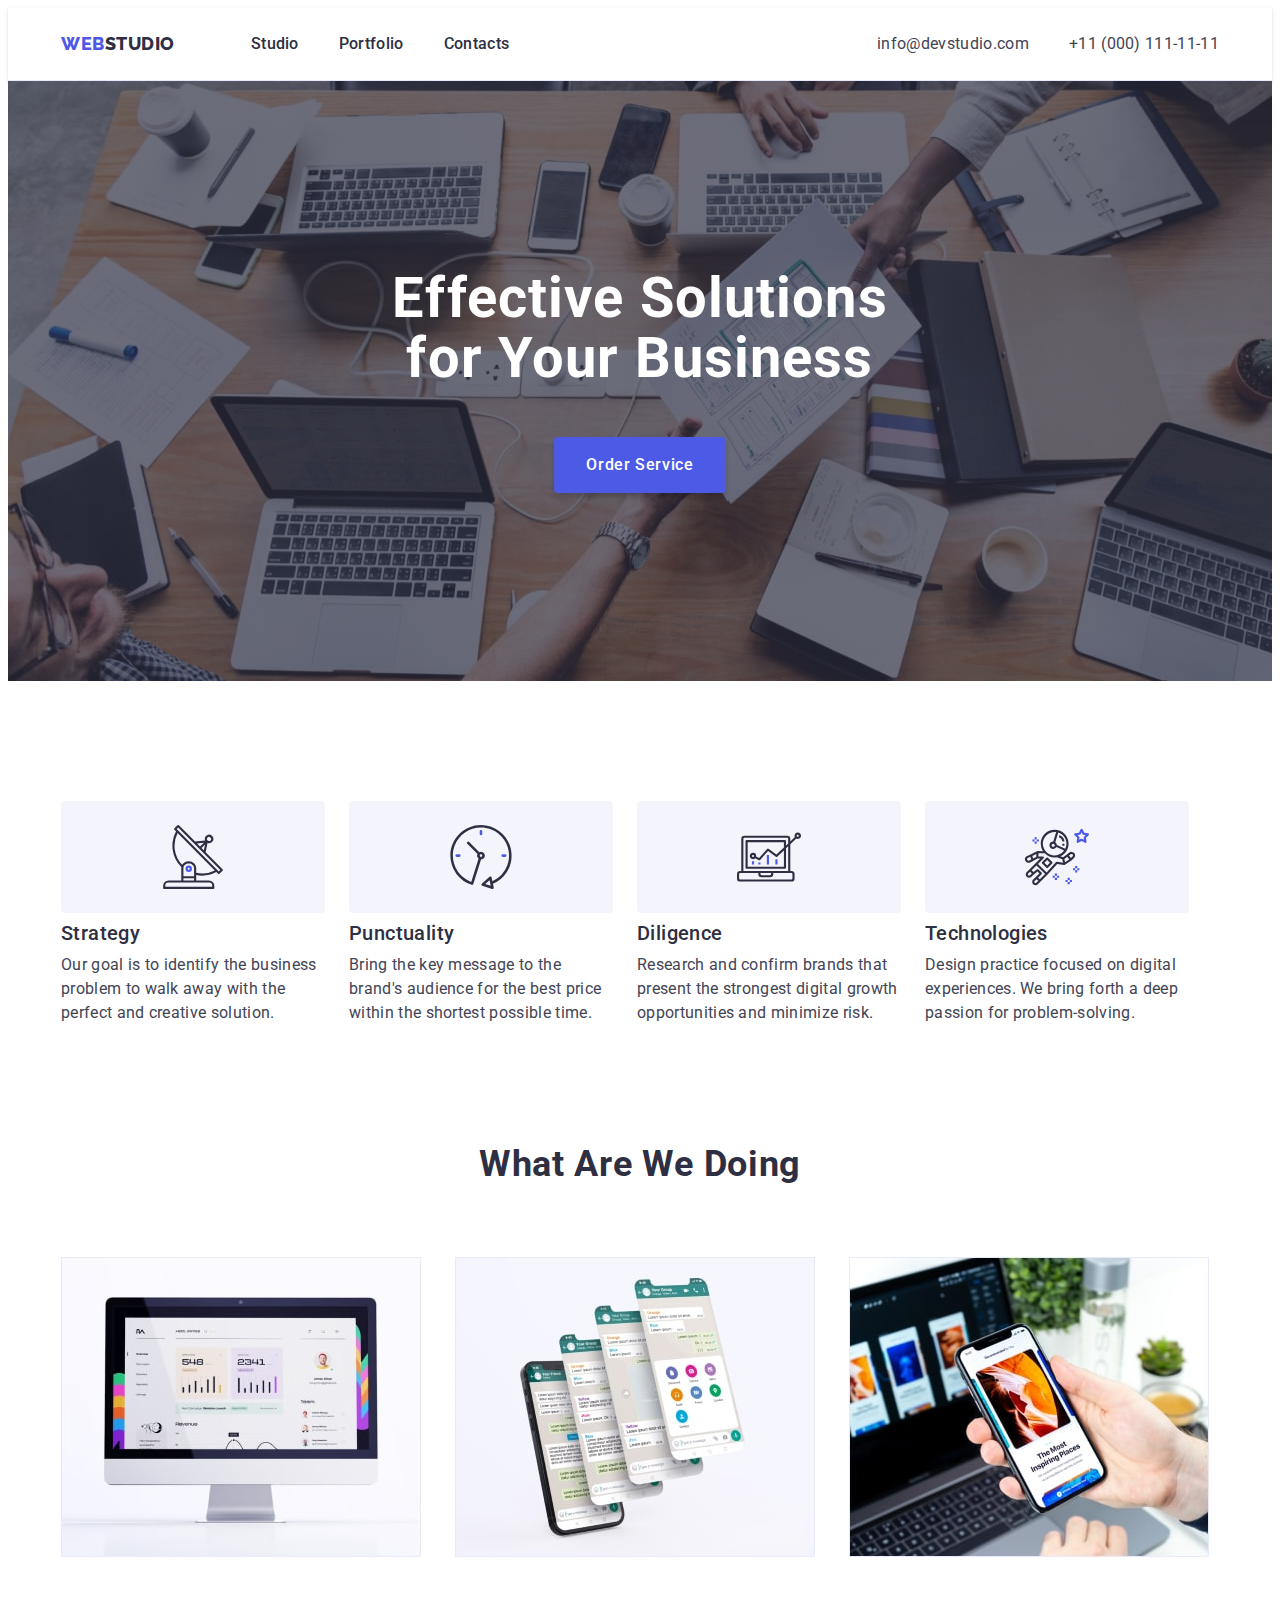
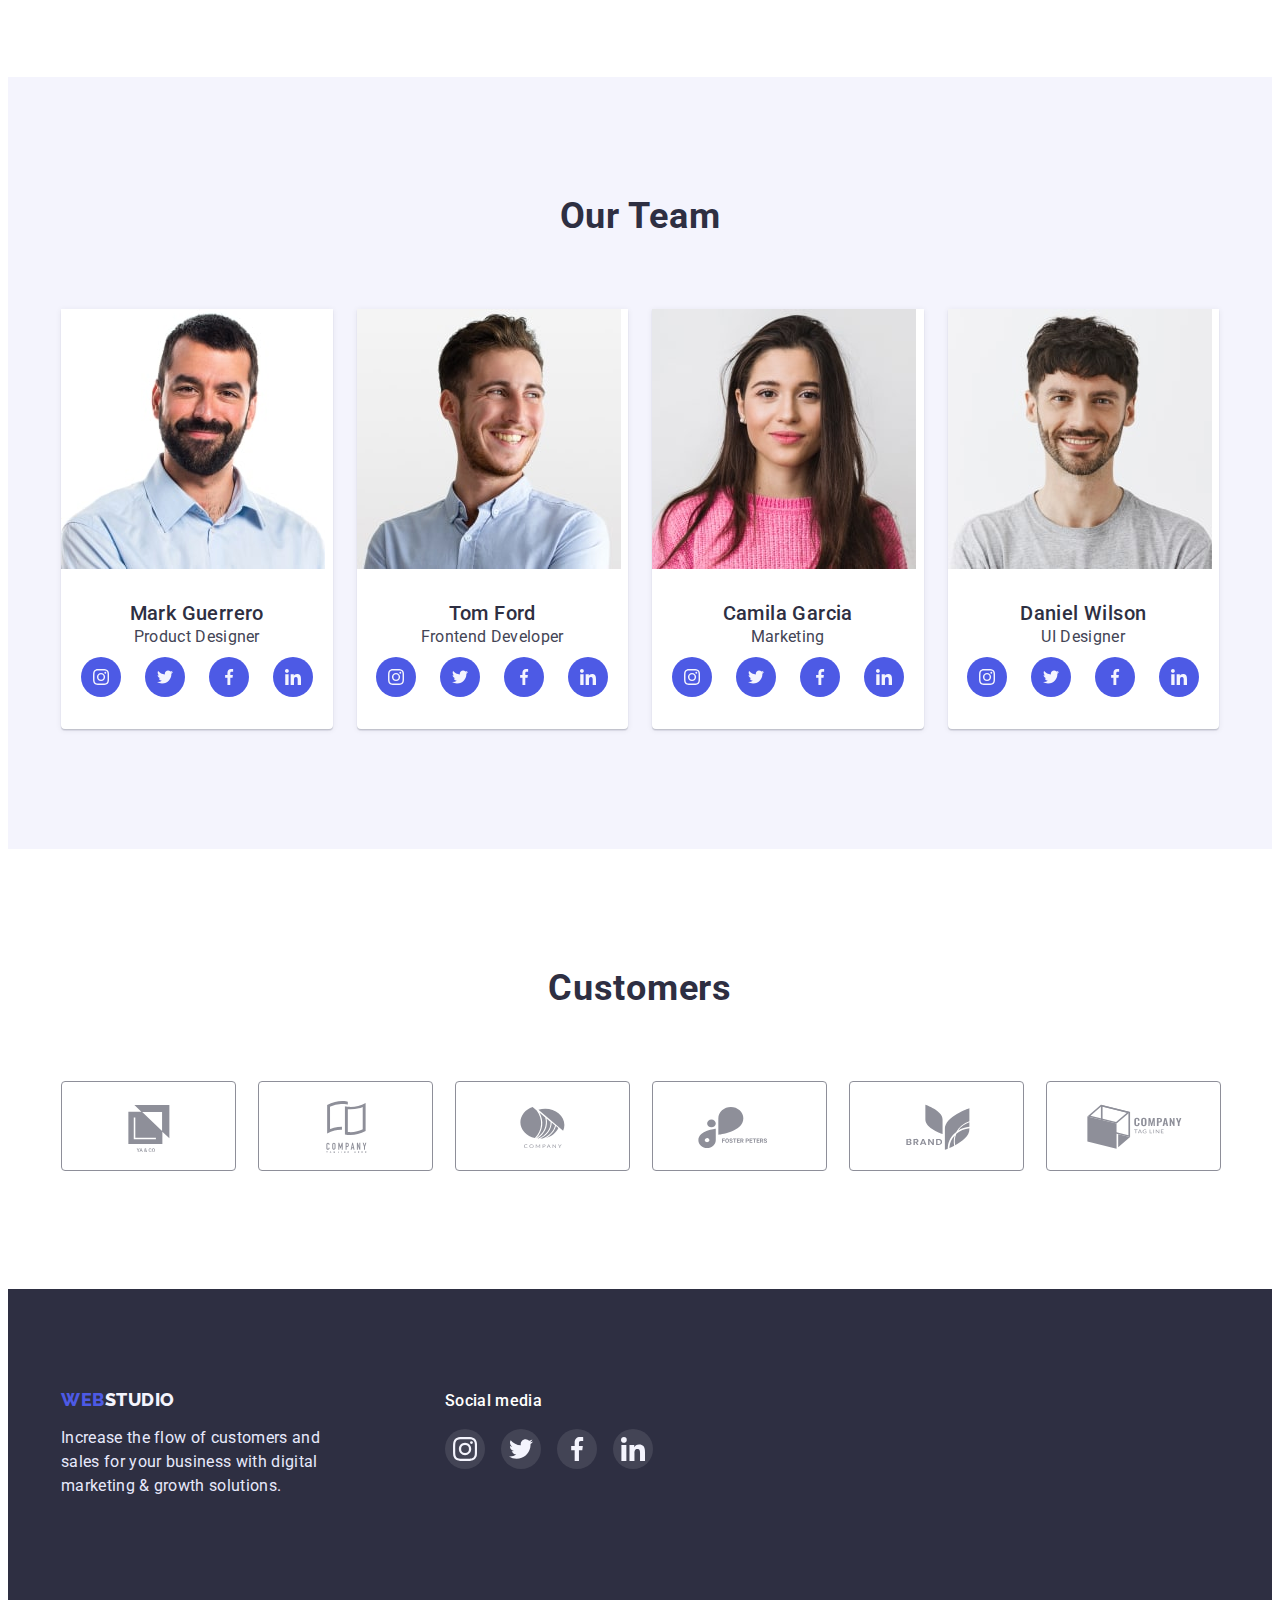
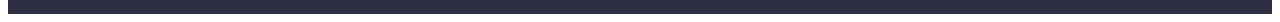
<file: index.html>
<!DOCTYPE html>
<html lang="en">
<head>
    <meta charset="UTF-8">
    <meta http-equiv="X-UA-Compatible" content="IE=edge">
    <meta name="viewport" content="width=device-width, initial-scale=1.0">
    <title>Webstudio</title>
    <link rel="preconnect" href="https://fonts.googleapis.com">
    <link rel="preconnect" href="https://fonts.gstatic.com" crossorigin>
    <link href="https://fonts.googleapis.com/css2?family=Raleway:wght@800&family=Roboto:wght@400;500;700;900&display=swap"
        rel="stylesheet">
        <link rel="stylesheet" href="https://cdnjs.cloudflare.com/ajax/libs/modern-normalize/1.1.0/modern-normalize.min.css"
            integrity="sha512-wpPYUAdjBVSE4KJnH1VR1HeZfpl1ub8YT/NKx4PuQ5NmX2tKuGu6U/JRp5y+Y8XG2tV+wKQpNHVUX03MfMFn9Q=="
            crossorigin="anonymous" referrerpolicy="no-referrer" />
        <link rel="stylesheet" href="./css/styles.css">
</head>
<body>
    <header class="header">
        <div class="container header-container">
        <nav class="header-navigation">
            <a href="index.html" class="header-logo link"><span class="accent">Web</span>Studio</a>
            <ul class="header-list list">
                <li class="header-item"><a href="index.html" class="header-link link">Studio</a></li>
                <li class="header-item"><a href="portfolio.html" class="header-link link">Portfolio</a></li>
                <li class="header-item"><a href="" class="header-link link">Contacts</a></li>
            </ul>
        </nav>
        <address>
            <ul class="header-address list">
                <li><a href="mailto:info@devstudio.com" class="header-mail link contact">info@devstudio.com</a></li>
                <li><a href="tel:+110001111111" class="header-tel link contact">+11 (000) 111-11-11</a></li>
            </ul>
        </address>
        </div>
    </header>
    <main>
        <section class="hero">
            <div class="container">
                <h1 class="hero-title">Effective Solutions
                    for Your Business</h1>
                    <button type="button" class="hero-btn">Order Service</button>
            </div>
        </section>
        <section class="about section">
            <div class="container">
                <h2 class="about-title visually-hidden" >Strategy</h2>
                <ul class="about-list list">
                    <li class="about-item">
                        <div class="about-item-block">
                            <svg class="about-icon" widht="64px" height="64">
                                <use href="./images/icons.svg#icon-antenna"></use>
                            </svg>
                        </div>
                        <h3 class="about-subtitle">Strategy</h3>
                        <p class="about-text">Our goal is to identify the business
                            problem to walk away with the perfect and creative solution. </p>
                    </li>
                    <li class="about-item">
                        <div class="about-item-block">
                            <svg class="about-icon" widht="64px" height="64">
                                <use href="./images/icons.svg#icon-clock"></use>
                            </svg>
                        </div>
                        <h3 class="about-subtitle">Punctuality</h3>
                        <p class="about-text">Bring the key message to the brand's audience for the best price within the shortest possible time.</p>
                    </li>
                    <li class="about-item">
                        <div class="about-item-block">
                            <svg class="about-icon" widht="64px" height="64">
                                <use href="./images/icons.svg#icon-diagram"></use>
                            </svg>
                        </div>
                        <h3 class="about-subtitle">Diligence</h3>
                        <p class="about-text">Research and confirm brands that present the strongest digital growth opportunities and minimize risk.</p>
                    </li>
                    <li class="about-item">
                        <div class="about-item-block">
                            <svg class="about-icon" widht="64px" height="64">
                                <use href="./images/icons.svg#icon-astronaut"></use>
                            </svg>
                        </div>
                        <h3 class="about-subtitle">Technologies</h3>
                        <p class="about-text">Design practice focused on digital experiences. We bring forth a deep passion for problem-solving.</p>
                    </li>
                </ul>
            </div>
        </section>
        <section class="services section">
            <div class="container">
                <h2 class="services-title">What are we doing</h2>
                <ul class="services-list list">
                    <li class="services-item"><img src="./images/img1.jpg" alt="device" width="360" height="300"></li>
                    <li class="services-item"><img src="./images/img2.jpg" alt="device" width="360" height="300"></li>
                    <li class="services-item"><img src="./images/img3.jpg" alt="device" width="360" height="300"></li>
                </ul>
            </div>
        </section>
        <section class="team section">
            <div class="container">
                <h2 class="team-title">Our Team</h2>
                <ul class="team-list list">
                    <li class="team-item">
                        <img src="./images/img21.jpg" alt="people" width="264" height="260">
                        <div class="workers-content">
                            <h3 class="team-subtitle">Mark Guerrero</h3>
                            <p class="team-text">Product Designer</p>
                            <ul class="team-soc-list list">
                                <li class="team-soc-item">
                                <a href="" class="team-soc-link link">
                                <svg class="team-soc-icon" width="16" height="16">
                                    <use href="./images/icons.svg#icon-instagram-2"></use>
                                </svg>
                                </a>
                                </li>
                                <li class="team-soc-item">
                                    <a href="" class="team-soc-link link">
                                        <svg class="team-soc-icon" width="16" height="16">
                                            <use href="./images/icons.svg#icon-twitter-1"></use>
                                        </svg>
                                    </a>
                                </li>
                                <li class="team-soc-item">
                                    <a href="" class="team-soc-link link">
                                        <svg class="team-soc-icon" width="16" height="16">
                                            <use href="./images/icons.svg#icon-facebook-1"></use>
                                        </svg>
                                    </a></li>
                                <li class="team-soc-item">
                                    <a href="" class="team-soc-link link">
                                        <svg class="team-soc-icon" width="16" height="16">
                                            <use href="./images/icons.svg#icon-linkedin-1"></use>
                                        </svg>
                                    </a></li>
                            </ul>
                        </div>
                    </li>
                    <li class="team-item">
                        <img src="./images/img22.jpg" alt="people" width="264" height="260">
                       <div class="workers-content">
                            <h3 class="team-subtitle">Tom Ford</h3>
                            <p class="team-text">Frontend Developer</p>
                            <ul class="team-soc-list list">
                                <li class="team-soc-item">
                                    <a href="" class="team-soc-link link">
                                        <svg class="team-soc-icon" width="16" height="16">
                                            <use href="./images/icons.svg#icon-instagram-2"></use>
                                        </svg>
                                    </a>
                                </li>
                                <li class="team-soc-item">
                                    <a href="" class="team-soc-link link">
                                        <svg class="team-soc-icon" width="16" height="16">
                                            <use href="./images/icons.svg#icon-twitter-1"></use>
                                        </svg>
                                    </a>
                                </li>
                                <li class="team-soc-item">
                                    <a href="" class="team-soc-link link">
                                        <svg class="team-soc-icon" width="16" height="16">
                                            <use href="./images/icons.svg#icon-facebook-1"></use>
                                        </svg>
                                    </a>
                                </li>
                                <li class="team-soc-item">
                                    <a href="" class="team-soc-link link">
                                        <svg class="team-soc-icon" width="16" height="16">
                                            <use href="./images/icons.svg#icon-linkedin-1"></use>
                                        </svg>
                                    </a>
                                </li>
                            </ul>
                       </div>
                    </li>
                    <li class="team-item">
                        <img src="./images/img23.jpg" alt="people" width="264" height="260">
                    <div class="workers-content">
                        <h3 class="team-subtitle">Camila Garcia</h3>
                        <p class="team-text">Marketing</p>
                        <ul class="team-soc-list list">
                            <li class="team-soc-item">
                                <a href="" class="team-soc-link link">
                                    <svg class="team-soc-icon" width="16" height="16">
                                        <use href="./images/icons.svg#icon-instagram-2"></use>
                                    </svg>
                                </a>
                            </li>
                            <li class="team-soc-item">
                                <a href="" class="team-soc-link link">
                                    <svg class="team-soc-icon" width="16" height="16">
                                        <use href="./images/icons.svg#icon-twitter-1"></use>
                                    </svg>
                                </a>
                            </li>
                            <li class="team-soc-item">
                                <a href="" class="team-soc-link link">
                                    <svg class="team-soc-icon" width="16" height="16">
                                        <use href="./images/icons.svg#icon-facebook-1"></use>
                                    </svg>
                                </a>
                            </li>
                            <li class="team-soc-item">
                                <a href="" class="team-soc-link link">
                                    <svg class="team-soc-icon" width="16" height="16">
                                        <use href="./images/icons.svg#icon-linkedin-1"></use>
                                    </svg>
                                </a>
                            </li>
                        </ul>
                    </div>
                    </li>
                    <li class="team-item">
                        <img src="./images/img24.jpg" alt="people" width="264" height="260">
                    <div class="workers-content">
                        <h3 class="team-subtitle">Daniel Wilson</h3>
                        <p class="team-text">UI Designer</p>
                        <ul class="team-soc-list list">
                            <li class="team-soc-item">
                                <a href="" class="team-soc-link link">
                                    <svg class="team-soc-icon" width="16" height="16">
                                        <use href="./images/icons.svg#icon-instagram-2"></use>
                                    </svg>
                                </a>
                            </li>
                            <li class="team-soc-item">
                                <a href="" class="team-soc-link link">
                                    <svg class="team-soc-icon" width="16" height="16">
                                        <use href="./images/icons.svg#icon-twitter-1"></use>
                                    </svg>
                                </a>
                            </li>
                            <li class="team-soc-item">
                                <a href="" class="team-soc-link link">
                                    <svg class="team-soc-icon" width="16" height="16">
                                        <use href="./images/icons.svg#icon-facebook-1"></use>
                                    </svg>
                                </a>
                            </li>
                            <li class="team-soc-item">
                                <a href="" class="team-soc-link link">
                                    <svg class="team-soc-icon" width="16" height="16">
                                        <use href="./images/icons.svg#icon-linkedin-1"></use>
                                    </svg>
                                </a>
                            </li>
                        </ul>
                    </div>
                    </li>
                </ul>
            </div>
        </section>
        <section class="customers section">
            <div class="container">
            <h2 class="customers-title">Customers</h2>
            <ul class="customers-list list">
                <li class="customers-item"><a href="" class="customers-link link">
                    <svg class="customers-icon" width="104px" height="56px">
                        <use href="./images/icons.svg#icon-Logo-first"></use>
                    </svg>
                </a></li>
                <li class="customers-item"><a href="" class="customers-link link">
                    <svg class="customers-icon" width="104px" height="56px">
                        <use href="./images/icons.svg#icon-Logo-second"></use>
                    </svg>
                </a></li>
                <li class="customers-item"><a href="" class="customers-link link">
                    <svg class="customers-icon" width="104px" height="56px">
                        <use href="./images/icons.svg#icon-Logo-third"></use>
                    </svg>
                </a></li>
                <li class="customers-item"><a href="" class="customers-link link">
                    <svg class="customers-icon" width="104px" height="56px">
                        <use href="./images/icons.svg#icon-Logo-forth"></use>
                    </svg>
                </a></li>
                <li class="customers-item"><a href="" class="customers-link link">
                    <svg class="customers-icon" width="104px" height="56px">
                        <use href="./images/icons.svg#icon-Logo-fifth"></use>
                    </svg>
                </a></li>
                <li class="customers-item"><a href="" class="customers-link link">
                    <svg class="customers-icon" width="104px" height="56px">
                        <use href="./images/icons.svg#icon-Logo-sixth"></use>
                    </svg>
                </a></li>
            </ul>
            </div>

        </section>
    </main>
    <footer class="footer">
        <div class="footer-container container">
            <div class="footer-info">
            <a href="index.html" class="footer-logo link"><span class="accent">Web</span>Studio</a>
            <p class="footer-text text">Increase the flow of customers and sales for your business with digital marketing & growth
                solutions.</p>
            </div>
            <div>
         <p class="footer-text footer-social-text">Social media</p>
         <ul class="footer-social-list list">
            <li class="footer-social-item"><a href="" class="footer-social-link link">
                <svg class="footer-social-icon" width="24" height="24">
                    <use href="./images/icons.svg#icon-instagram-2"></use>
                </svg>
            </a></li>
            <li class="footer-social-item"><a href="" class="footer-social-link link">
                <svg class="footer-social-icon" width="24" height="24">
                    <use href="./images/icons.svg#icon-twitter-1"></use>
                </svg>
            </a></li>
            <li class="footer-social-item"><a href="" class="footer-social-link link">
                <svg class="footer-social-icon" width="24" height="24">
                    <use href="./images/icons.svg#icon-facebook-1"></use>
                </svg>
            </a></li>
            <li class="footer-social-item"><a href="" class="footer-social-link link">
                <svg class="footer-social-icon" width="24" height="24">
                    <use href="./images/icons.svg#icon-linkedin-1"></use>
                </svg>
            </a></li>
            </div>
        </div>
    </footer>
</body>
</html>
</file>
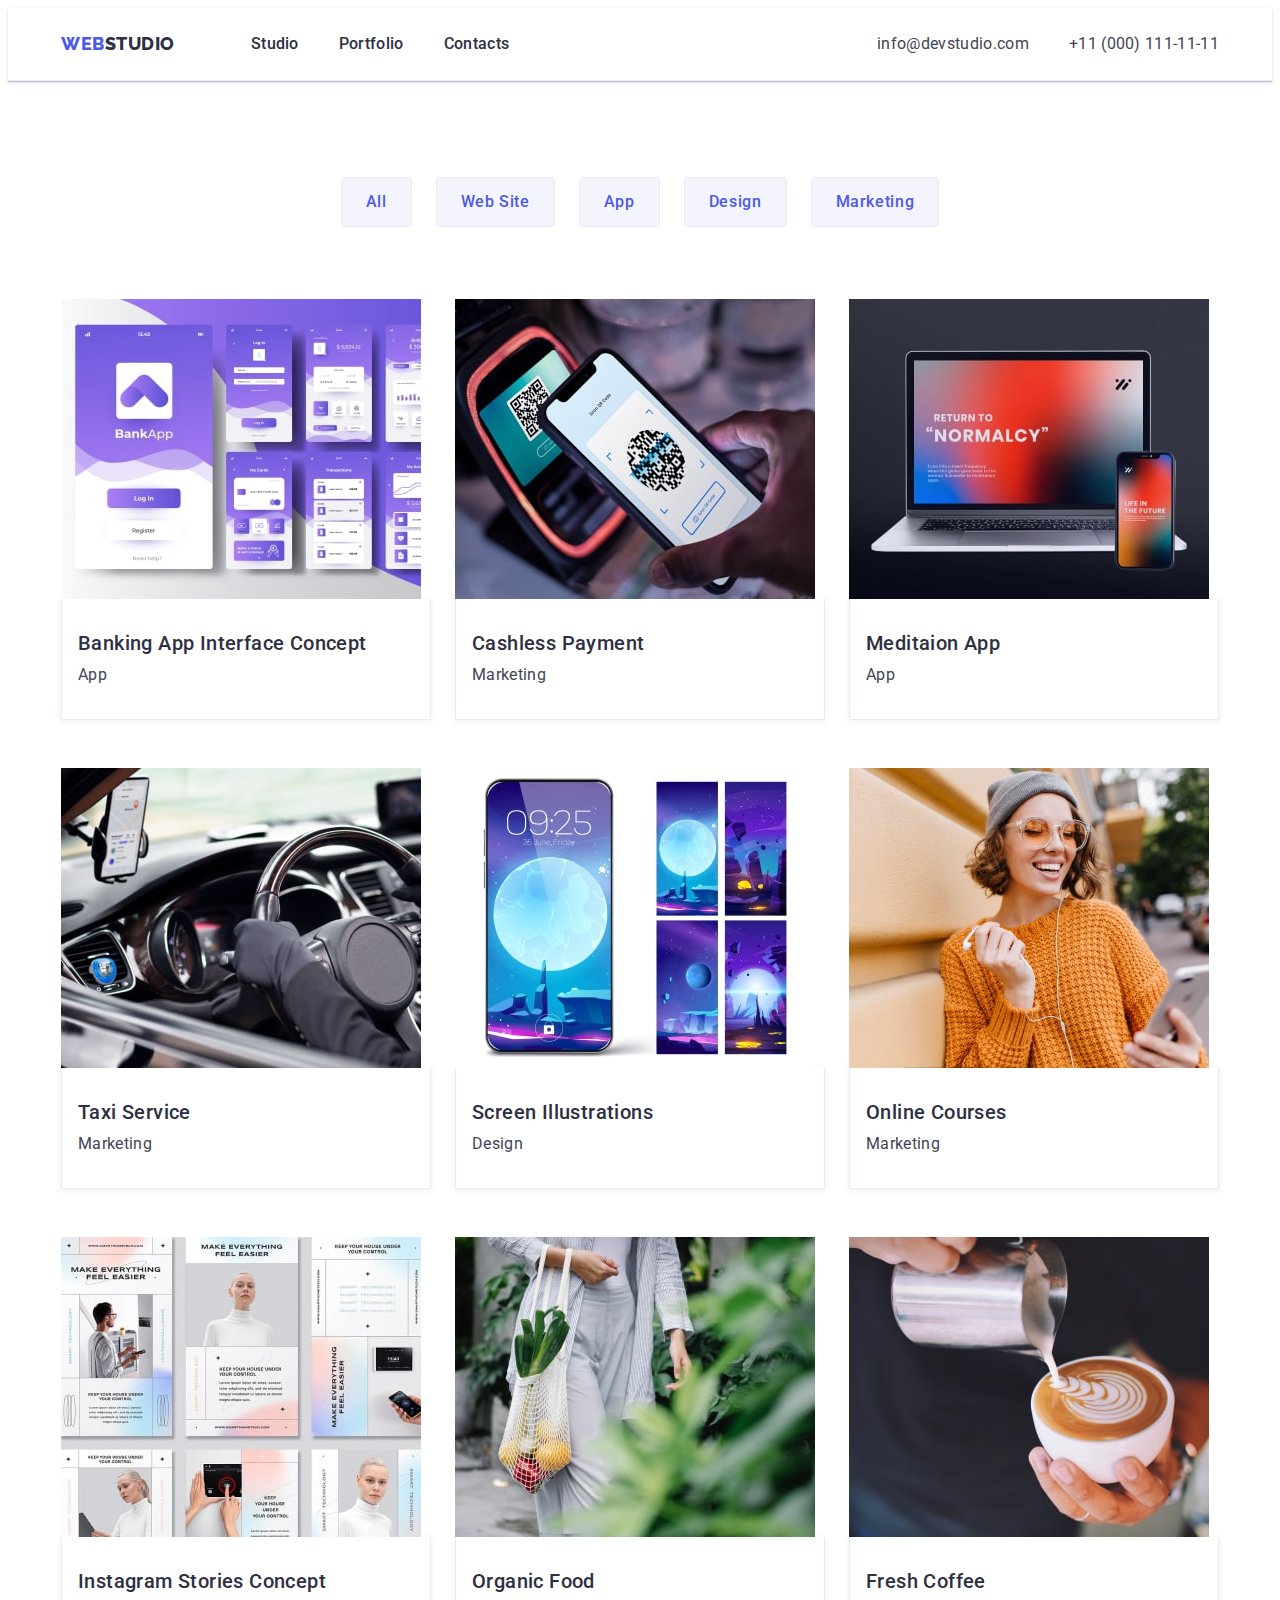
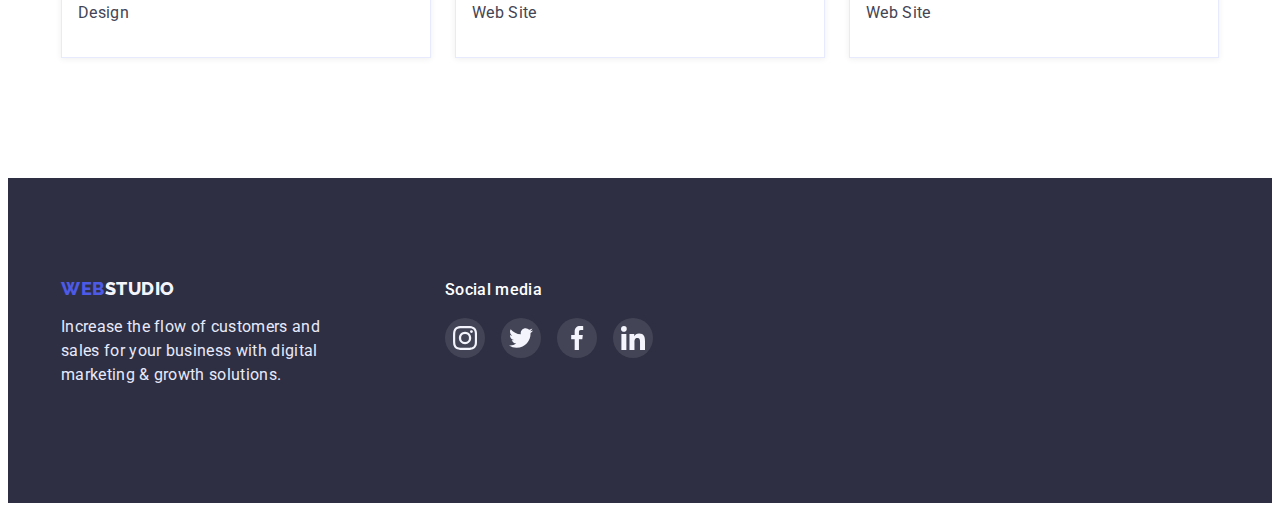
<file: portfolio.html>
<!DOCTYPE html>
<html lang="en">
<head>
    <meta charset="UTF-8">
    <meta http-equiv="X-UA-Compatible" content="IE=edge">
    <meta name="viewport" content="width=device-width, initial-scale=1.0">
    <title>Webstudio</title>
    <link rel="preconnect" href="https://fonts.googleapis.com">
    <link rel="preconnect" href="https://fonts.gstatic.com" crossorigin>
    <link href="https://fonts.googleapis.com/css2?family=Raleway:wght@800&family=Roboto:wght@400;500;700;900&display=swap"
        rel="stylesheet">
        <link rel="stylesheet" href="https://cdnjs.cloudflare.com/ajax/libs/modern-normalize/1.1.0/modern-normalize.min.css"
            integrity="sha512-wpPYUAdjBVSE4KJnH1VR1HeZfpl1ub8YT/NKx4PuQ5NmX2tKuGu6U/JRp5y+Y8XG2tV+wKQpNHVUX03MfMFn9Q=="
            crossorigin="anonymous" referrerpolicy="no-referrer" />
    <link rel="stylesheet" href="./css/styles.css">
</head>
<body>
    <header class="header">
        <div class="container header-container">
        <nav class="header-navigation">
            <a href="index.html" class="header-logo link"><span class="accent">Web</span>Studio</a>
            <ul class="header-list list">
                <li class="header-item"><a href="index.html" class="header-link link">Studio</a></li>
                <li class="header-item"><a href="portfolio.html" class="header-link link">Portfolio</a></li>
                <li class="header-item"><a href="" class="header-link link">Contacts</a></li>
            </ul>
        </nav>
        <address>
            <ul class="header-address list">
                <li><a href="mailto:info@devstudio.com" class="header-mail link contact">info@devstudio.com</a></li>
                <li><a href="tel:+110001111111" class="header-tel link contact">+11 (000) 111-11-11</a></li>
            </ul>
        </address>
        </div>
    </header>

    <main>
        <section class="buttons section">
            <div class="container">
                <h1 class="buttons-title visually-hidden">sections</h1>
                <ul class="buttons-list list">
                    <li><button type="button" class="buttons-button">All</button></li>
                    <li><button type="button" class="buttons-button">Web Site</button></li>
                    <li><button type="button" class="buttons-button">App</button></li>
                    <li><button type="button" class="buttons-button">Design</button></li>
                    <li><button type="button" class="buttons-button">Marketing</button></li>
                </ul>
                <ul class="examples-list list">
                    <li class="examples-item">
                         <a href="" class="examples-item-link">
                            <img src="./images/img30.jpg" alt="Banking App Interface Concept" width="360" height="300">
                            <div class="examples-content">
                                <h3 class="examples-item-subtitle">Banking App Interface Concept</h3>
                                <p class="examples-item-text">App</p>
                            </div>
                        </a>
                    </li>
                    <li class="examples-item">
                        <a href="" class="examples-item-link">
                            <img src="./images/img31.jpg" alt="Cashless Payment" width="360" height="300">
                            <div class="examples-content">
                                <h3 class="examples-item-subtitle">Cashless Payment</h3>
                                <p class="examples-item-text">Marketing</p>
                            </div>
                         </a>
                    </li>
                    <li class="examples-item">
                        <a href="" class="examples-item-link">
                            <img src="./images/img32.jpg" alt="Meditaion App" width="360" height="300">
                            <div class="examples-content">
                                <h3 class="examples-item-subtitle">Meditaion App</h3>
                                <p class="examples-item-text">App</p>
                            </div>
                        </a>
                    </li>
                    <li class="examples-item">
                        <a href="" class="examples-item-link">
                            <img src="./images/img33.jpg" alt="Taxi Service" width="360" height="300">
                            <div class="examples-content">
                                <h3 class="examples-item-subtitle">Taxi Service</h3>
                                <p class="examples-item-text">Marketing</p>
                            </div>
                        </a>
                    </li>
                    <li class="examples-item">
                        <a href="" class="examples-item-link">
                            <img src="./images/img34.jpg" alt="Screen Illustrations" width="360" height="300">
                            <div class="examples-content">
                                <h3 class="examples-item-subtitle">Screen Illustrations</h3>
                                <p class="examples-item-text">Design</p>
                            </div>
                        </a>
                    </li>
                    <li class="examples-item">
                        <a href="" class="examples-item-link">
                            <img src="./images/img35.jpg" alt="Online Courses" width="360" height="300">
                            <div class="examples-content">
                                <h3 class="examples-item-subtitle">Online Courses</h3>
                                <p class="examples-item-text">Marketing</p>
                            </div>
                        </a>
                    </li>
                    <li class="examples-item">
                        <a href="" class="examples-item-link">
                            <img src="./images/img36.jpg" alt="Instagram Stories Concept" width="360" height="300">
                            <div class="examples-content">
                                <h3 class="examples-item-subtitle">Instagram Stories Concept</h3>
                                <p class="examples-item-text">Design</p>
                            </div>
                        </a>
                    </li>
                    <li class="examples-item">
                        <a href="" class="examples-item-link">
                            <img src="./images/img37.jpg" alt="Organic Food" width="360" height="300">
                            <div class="examples-content">
                                <h3 class="examples-item-subtitle">Organic Food</h3>
                                <p class="examples-item-text">Web Site</p>
                            </div>
                        </a>
                    </li>
                    <li class="examples-item">
                        <a href="" class="examples-item-link">
                            <img src="./images/img38.jpg" alt="Fresh Coffee" width="360" height="300">
                            <div class="examples-content">
                                <h3 class="examples-item-subtitle">Fresh Coffee</h3>
                                <p class="examples-item-text">Web Site</p>
                            </div>
                        </a>
                    </li>
                </ul>
            </div>
        </section>
    </main>
    <footer class="footer">
        <div class="footer-container container">
            <div class="footer-info">
                <a href="index.html" class="footer-logo link"><span class="accent">Web</span>Studio</a>
                <p class="footer-text text">Increase the flow of customers and sales for your business with digital
                    marketing & growth
                    solutions.</p>
            </div>
            <div>
                <p class="footer-text footer-social-text">Social media</p>
                <ul class="footer-social-list list">
                    <li class="footer-social-item"><a href="" class="footer-social-link link">
                            <svg class="footer-social-icon" width="24" height="24">
                                <use href="./images/icons.svg#icon-instagram-2"></use>
                            </svg>
                        </a></li>
                    <li class="footer-social-item"><a href="" class="footer-social-link link">
                            <svg class="footer-social-icon" width="24" height="24">
                                <use href="./images/icons.svg#icon-twitter-1"></use>
                            </svg>
                        </a></li>
                    <li class="footer-social-item"><a href="" class="footer-social-link link">
                            <svg class="footer-social-icon" width="24" height="24">
                                <use href="./images/icons.svg#icon-facebook-1"></use>
                            </svg>
                        </a></li>
                    <li class="footer-social-item"><a href="" class="footer-social-link link">
                            <svg class="footer-social-icon" width="24" height="24">
                                <use href="./images/icons.svg#icon-linkedin-1"></use>
                            </svg>
                        </a></li>
            </div>
        </div>
    </footer>
</body>
</html>
</file>
<file: css/styles.css>
:root {
  --second-title-colour: #2E2F42;
  --second-title-font-weight: 700;
  --subtitle-colour: #2E2F42;
  --subtitle-font-weight: 500;
  --main-text-colour: #434455;
  --main-text-font-weight: 400;
  --nav-colour: #2E2F42;
  --contact-colour: #434455;
  --main-colour-button: #4D5AE5;
  --gra: linear-gradient(rgba(46, 47, 66, 0.7), rgba(46, 47, 66, 0.7));
}
body {
    font-family: 'Roboto', sans-serif;
    font-size: 16px;
    font-weight: 400;
    letter-spacing: 0.02em;
    color: #2E2F42;
    background-color: #FFFFFF;
}

h1,
h2,
h3,
h4,
h5,
h6,
p {margin: 0;}

ul {margin: 0;
padding-left: 0;}

img {
    display: block;
}

.section {
    padding: 120px 0;
}
.list {
    list-style: none;
}
.header-mail {
    font-style: normal;
}
.header-tel {
    font-style: normal;
}
.link {
    text-decoration: none;
}
.accent {
    color: #4D5AE5;
}
.container {
    width: 1158px;
    padding-left: 15px;
    padding-right: 15px;
    margin-left: auto;
    margin-right: auto;
}
.visually-hidden {
    position: absolute;
    width: 1px;
    height: 1px;
    margin: -1px;
    border: 0;
    padding: 0;

    white-space: nowrap;
    clip-path: inset(100%);
    clip: rect(0 0 0 0);
    overflow: hidden;
}
/*------------HEADER-----------*/
.header {
    background: #FFFFFF;
    border-bottom: 1px solid #E7E9FC;
    box-shadow: 0px 2px 1px rgba(46, 47, 66, 0.08), 0px 1px 1px rgba(46, 47, 66, 0.16), 0px 1px 6px rgba(46, 47, 66, 0.08);
}
.header-container {
    display: flex;
    align-items: center;
}
.header-navigation {
    display: flex;
    align-items: center;
    margin-right: auto;
}
.header-logo {
        font-family: 'Raleway';
        font-weight: 800;
        font-size: 18px;
        line-height: 1.33;
        display: flex;
        align-items: center;
        letter-spacing: 0.03em;
        text-transform: uppercase;
        color: #2E2F42;
        margin-right: 76px;
        padding: 24px 0;
        display: block;
}
.header-list {
    display: flex;
    gap: 40px;
}
.header-item {
}
.header-link {
font-weight: 500;
font-size: 16px;
line-height: 1.5;
letter-spacing: 0.02em;
color: var(--nav-colour);
padding: 24px 0;
display: block;
}
.header-link:hover, .header-link:focus {
    color: #4D5AE5;
}
.header-address {
    display: flex;
    gap: 40px;
}
.header-mail {
        font-weight: 400;
        font-size: 16px;
        line-height: 1.5;
        letter-spacing: 0.02em;
        color: var(--contact-colour);
        padding: 24px 0;
        display: block;
}
.header-mail:hover, .header-mail:focus {
    color: #4D5AE5;
}
.header-tel {
        font-weight: 400;
        font-size: 16px;
        line-height: 1.5;
        letter-spacing: 0.02em;
        color: var(--contact-colour);
        padding: 24px 0;
        display: block;
}
.header-tel:hover, .header-tel:focus {
    color: #4D5AE5;
}

/*------------HERO-----------*/
.hero {
    background-image: var(--gra), url(../images/hero-bg.jpg);
    padding-top: 188px;
    padding-bottom: 188px;
    background-color: #2E2F42;
    text-align: center;
    max-width: 1440px;
    margin: 0 auto;
}

.hero-title {
font-weight: 700;
font-size: 56px;
line-height: 1.07;
text-align: center;
letter-spacing: 0.02em;
color: #FFFFFF;
max-width: 500px;
margin: 0 auto;
margin-bottom: 48px;
}
.hero-btn {
        font-family: inherit;
        font-weight: 500;
        font-size: 16px;
        line-height: 1.5;
        display: flex;
        flex-direction: row;
        align-items: center;
        letter-spacing: 0.04em;
        color: #FFFFFF;
        background: #4D5AE5;
        box-shadow: 0px 4px 4px rgba(0, 0, 0, 0.15);
        border: none;
        border-radius: 4px;
        cursor: pointer;
        padding: 16px 32px;
        min-width: 169px;
        height: 56px;
        margin-left: auto;
        margin-right: auto;
}
.hero-btn:hover, .hero-btn:focus {
    background: #404BBF;
}
/*------------ABOUT-----------*/
.about {}

.about-title {
} 
.about-list {
    display: flex;
    gap: 24px;
}
.about-item-block {
        width: 264px;
        height: 112px;
        background: #F4F4FD;
        border-radius: 4px;
        display: flex;
        align-items: center;
        justify-content: center;
        margin-bottom: 8px;
}

.about-icon {

}

.about-item {
    max-width: 264px;
}

.about-subtitle {
        font-weight: var(--subtitle-font-weight);
        font-size: 20px;
        line-height: 1.2;
        letter-spacing: 0.02em;
        color: var(--subtitle-colour);
        margin-bottom: 8px;
        
}
.about-text {
        font-weight: var(--main-text-font-weight);
        font-size: 16px;
        line-height: 1.5;
        letter-spacing: 0.02em;
        color: var(--main-text-colour);
}

/*------------SERVICES-----------*/
.services {
    padding-top: 0;
}

.services-title {
        font-weight: var(--second-title-font-weight);
        font-size: 36px;
        line-height: 1.11;
        text-align: center;
        letter-spacing: 0.02em;
        text-transform: capitalize;
        color: var(--second-title-colour);
        margin-bottom: 72px;
}

.services-list {
    display: flex;
    gap: 24px;
}
.services-item {
    width: calc((100% - 46px) / 3);
}

/*------------TEAM-----------*/
.team {
    background-color: #F4F4FD;
}
.team-title {
        font-weight: var(--second-title-font-weight);
        font-size: 36px;
        line-height: 1.11;
        text-align: center;
        letter-spacing: 0.02em;
        text-transform: capitalize;
        color: var(--second-title-colour);
        margin-bottom: 72px;
}

.team-list {
    display: flex;
    gap: 24px;
}

.team-item {
    width: calc((100% - 72px) / 4);
    background: #FFFFFF;
    box-shadow: 0px 1px 6px rgba(46, 47, 66, 0.08), 0px 1px 1px rgba(46, 47, 66, 0.16), 0px 2px 1px rgba(46, 47, 66, 0.08);
    border-radius: 0px 0px 4px 4px;
}
.workers-content {
    padding: 32px 16px;
}
.team-subtitle {
        font-weight: var(--subtitle-font-weight);
        font-size: 20px;
        line-height: 1.2;
        letter-spacing: 0.02em;
        color: var(--subtitle-colour);
        text-align: center;
}

.team-text {
        font-weight: var(--main-text-font-weight)
        font-size: 16px;
        line-height: 1.5;
        letter-spacing: 0.02em;
        color: var(--main-text-colour);
        text-align: center;
        margin-bottom: 8px;
}
.team-soc-list {
    display: flex;
    justify-content: center;
    gap: 24px;
}

.team-soc-item {
    width: 40px;
    height: 40px;
}

.team-soc-link {
    width: 100%;
    height: 100%;
    background-color: #4D5AE5;
    display: flex;
    align-items: center;
    justify-content: center;
    border-radius: 50%;
}
.team-soc-icon {
    fill: #FFFFFF;
}
.team-soc-link:is(:hover, :focus) {
background-color: #404BBF;
}

/*-------------CUSTOMERS----------*/
.customers {}

.section {}

.customers-title {
        font-weight: 700;
        font-size: 36px;
        line-height: 1.11;
        text-align: center;
        letter-spacing: 0.02em;
        text-transform: capitalize;
        color: #2E2F42;
        margin-bottom: 72px;
}

.customers-list {
    display: flex;
    gap: 24px;

}

.customers-item {
width: calc((100% - 120px) / 6);
height: 88px;
}

.customers-link {
    width: 100%;
    height: 100%;
    border: 1px solid #8E8F99;
    border-radius: 4px;
    display: flex;
    align-items: center;
    justify-content: center;
    color: #8E8F99;
}

.customers-icon {
    fill: currentColor;
}
.customers-link:is(:hover, :focus) {
    border-color: #404BBF;
    color: #404BBF;
}

/*------------FOOTER-----------*/
.footer {
    background: #2E2F42;
    padding: 100px 0;
    display: flex;
}
.footer-container {
    display: flex;
}
.footer-info {
    margin-right: 120px;
}
.footer-logo {
        font-family: 'Raleway';
        font-weight: 800;
        font-size: 18px;
        line-height: 1.17;
        display: flex;
        align-items: center;
        letter-spacing: 0.03em;
        text-transform: uppercase;
        color: #F4F4FD;
        margin-bottom: 16px;
}
.footer-text {
        line-height: 1.5;
        color: #E7E9FC;
        max-width: 264px;
        padding-bottom: 16px;
}
.footer-social {}

.footer-social-text {
        font-weight: 500;
        color: #FFFFFF;
}

.footer-social-list {
    display: flex;
    justify-content: center;
    gap: 16px;
}

.footer-social-item {
    width: 40px;
    height: 40px;
}

.footer-social-link {
    width: 100%;
    height: 100%;
    background-color:rgba(255, 255, 255, 0.1);
    align-items: center;
    display: flex;
    justify-content: center;
    border-radius: 50%;
}

.footer-social-icon {
    color: #F4F4FD;
}
.footer-social-link:is(:hover, :focus) {
    background-color: #31D0AA;
}
/*-----------------------portfolio--------------------------*/
/*------------BUTTONS-----------*/
.buttons {
    padding-top: 96px;
}

.buttons-title {
}
.buttons-list {
    justify-content: center;
    gap: 24px;
    display: flex;
    align-items: flex-start;
    margin-bottom: 72px;
}
.buttons-button {
            font-family: inherit;
            font-weight: 500;
            font-size: 16px;
            line-height: 1.5;
            display: flex;
            align-items: center;
            text-align: center;
            letter-spacing: 0.04em;
            color: var(--main-colour-button);
            background: #F4F4FD;
            border: 1px solid #E7E9FC;
            border-radius: 4px;
            cursor: pointer;
            padding: 12px 24px;
}
.buttons-button:hover, .buttons-button:focus {
    color: #FFFFFF;
    background-color: #404BBF;
    box-shadow: 0px 3px 1px rgba(0, 0, 0, 0.1), 0px 2px 1px rgba(0, 0, 0, 0.08), 0px 2px 2px rgba(0, 0, 0, 0.12);
    border: 1px solid #404BBF;
}

.examples-list {
    display: flex;
    flex-wrap: wrap;
    column-gap: 24px;
    row-gap: 48px;
}

.examples-item {
    width: calc((100% - 48px) / 3);
    background: #FFFFFF;
}
.examples-item-link {
    text-decoration: none;
    display: block;
}
.examples-item-link:hover {
    box-shadow: 0px 1px 6px rgba(46, 47, 66, 0.08), 0px 1px 1px rgba(46, 47, 66, 0.16), 0px 2px 1px rgba(46, 47, 66, 0.08);
}
.examples-content {
    padding-top: 32px;
    padding-bottom: 32px;
    border: 1px solid #E7E9FC;
    border-top: none;
    box-shadow: 0px 1px 6px rgba(46, 47, 66, 0.08);
}
.examples-item-subtitle {
        font-weight: var(--subtitle-font-weight);
        font-size: 20px;
        line-height: 1.2;
        letter-spacing: 0.02em;
        color: var(--subtitle-colour);
        padding-left: 16px;
        margin-bottom: 8px;
}
.examples-item-text {
        font-weight: var(--main-text-font-weight);
        font-size: 16px;
        line-height: 1.5;
        letter-spacing: 0.02em;
        color: var(--main-text-colour);
        padding-left: 16px;
}
</file>
